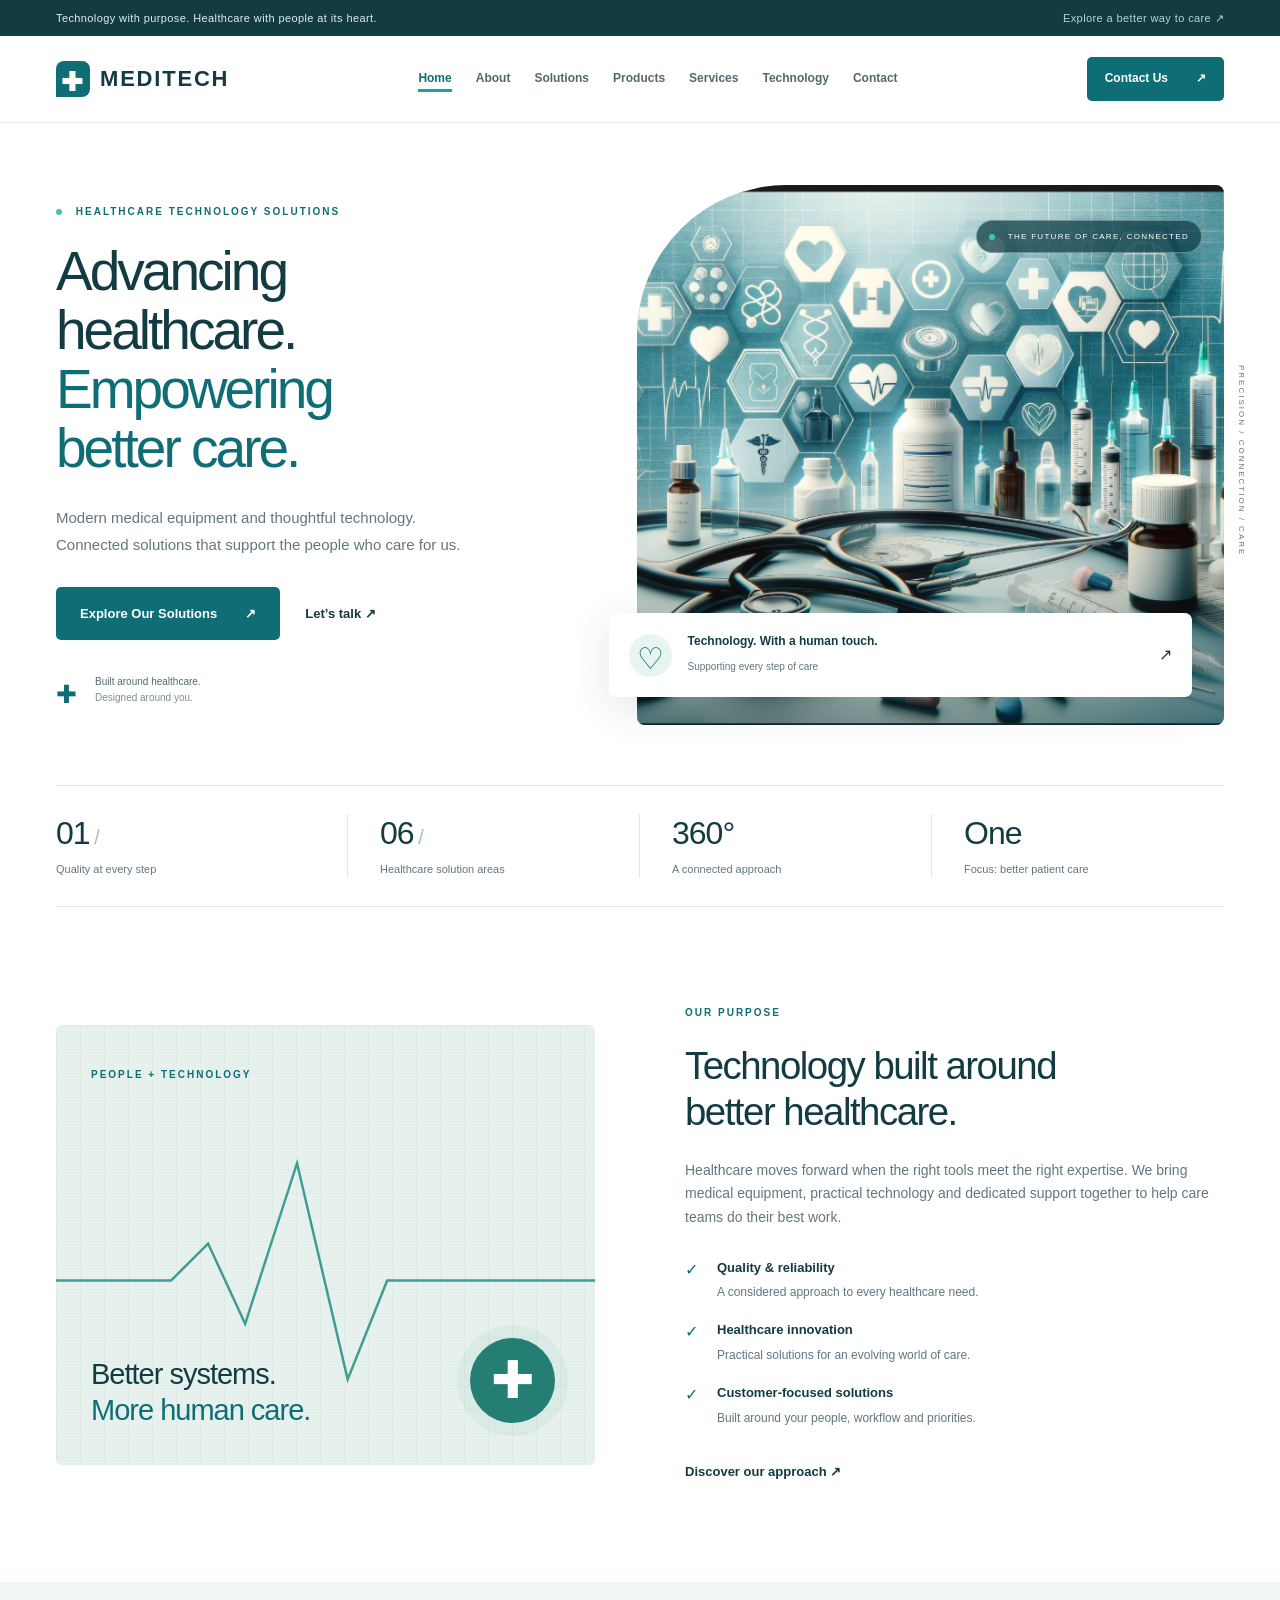
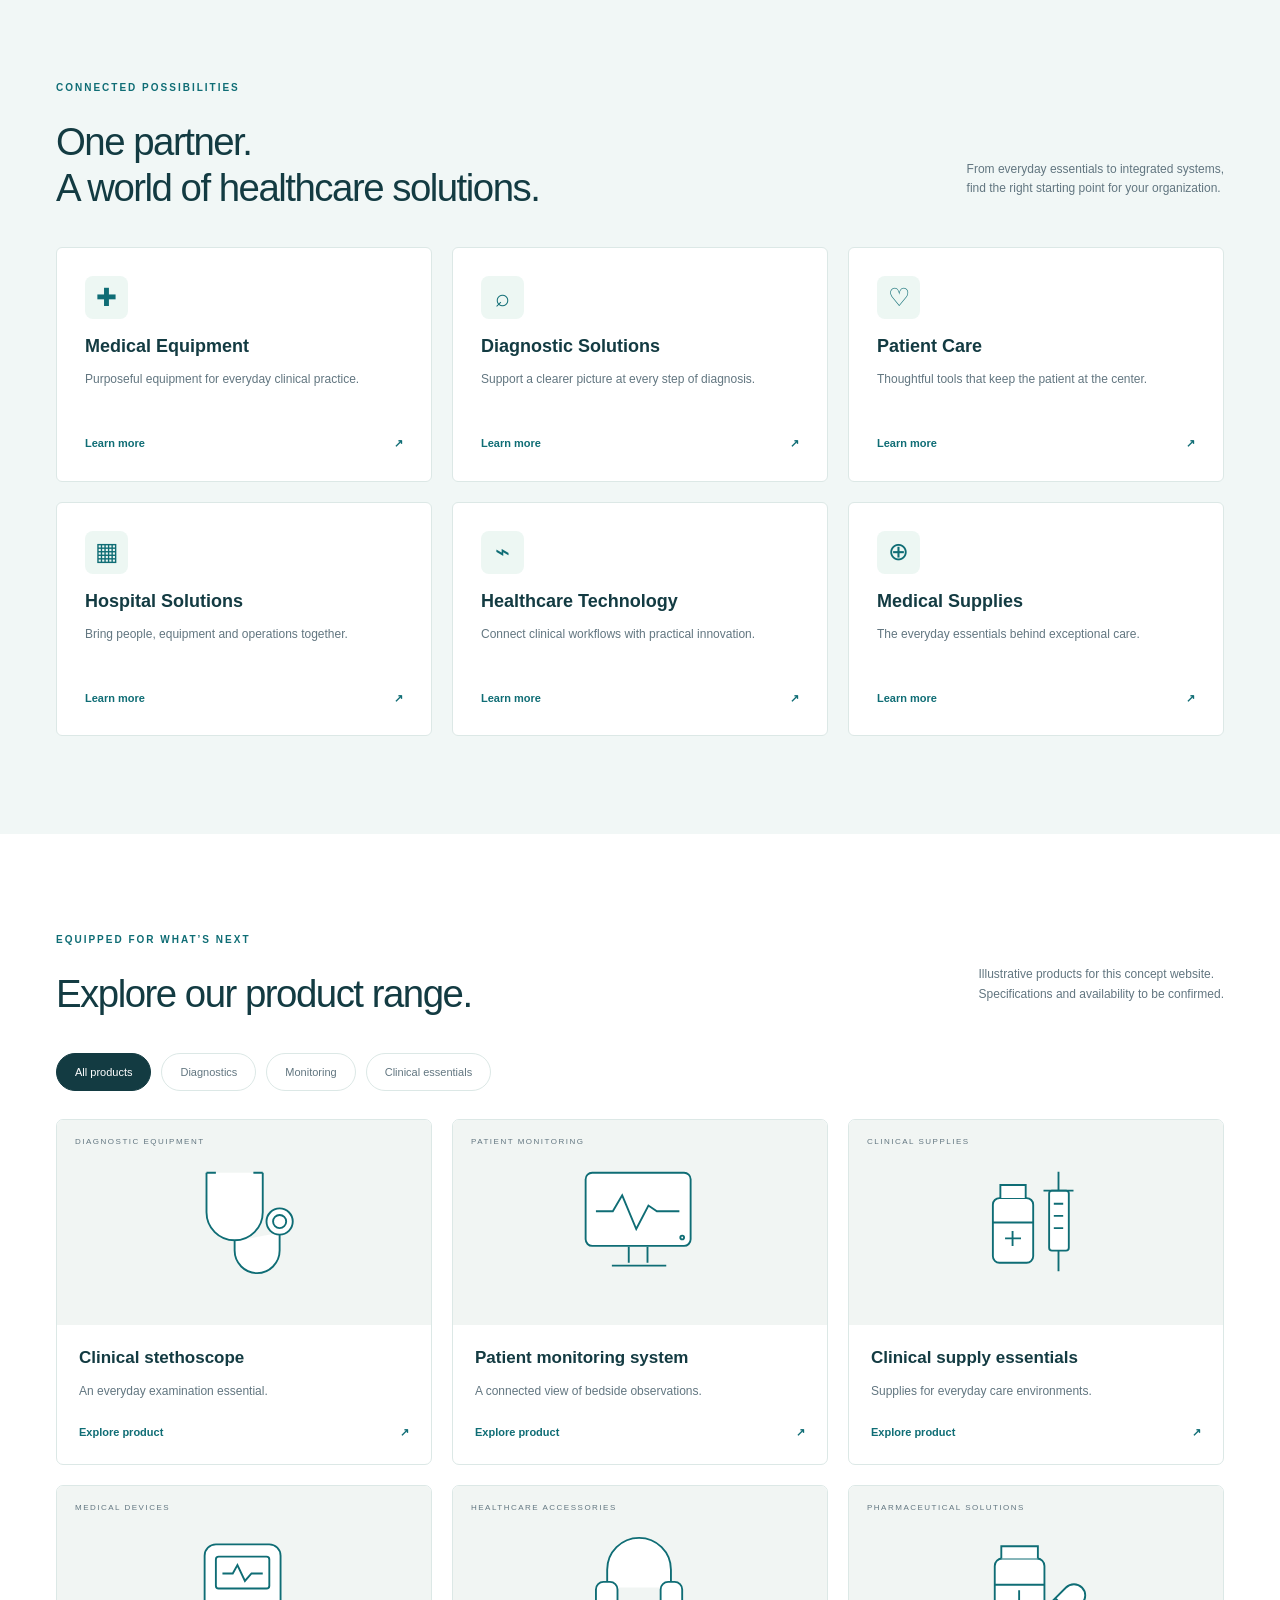
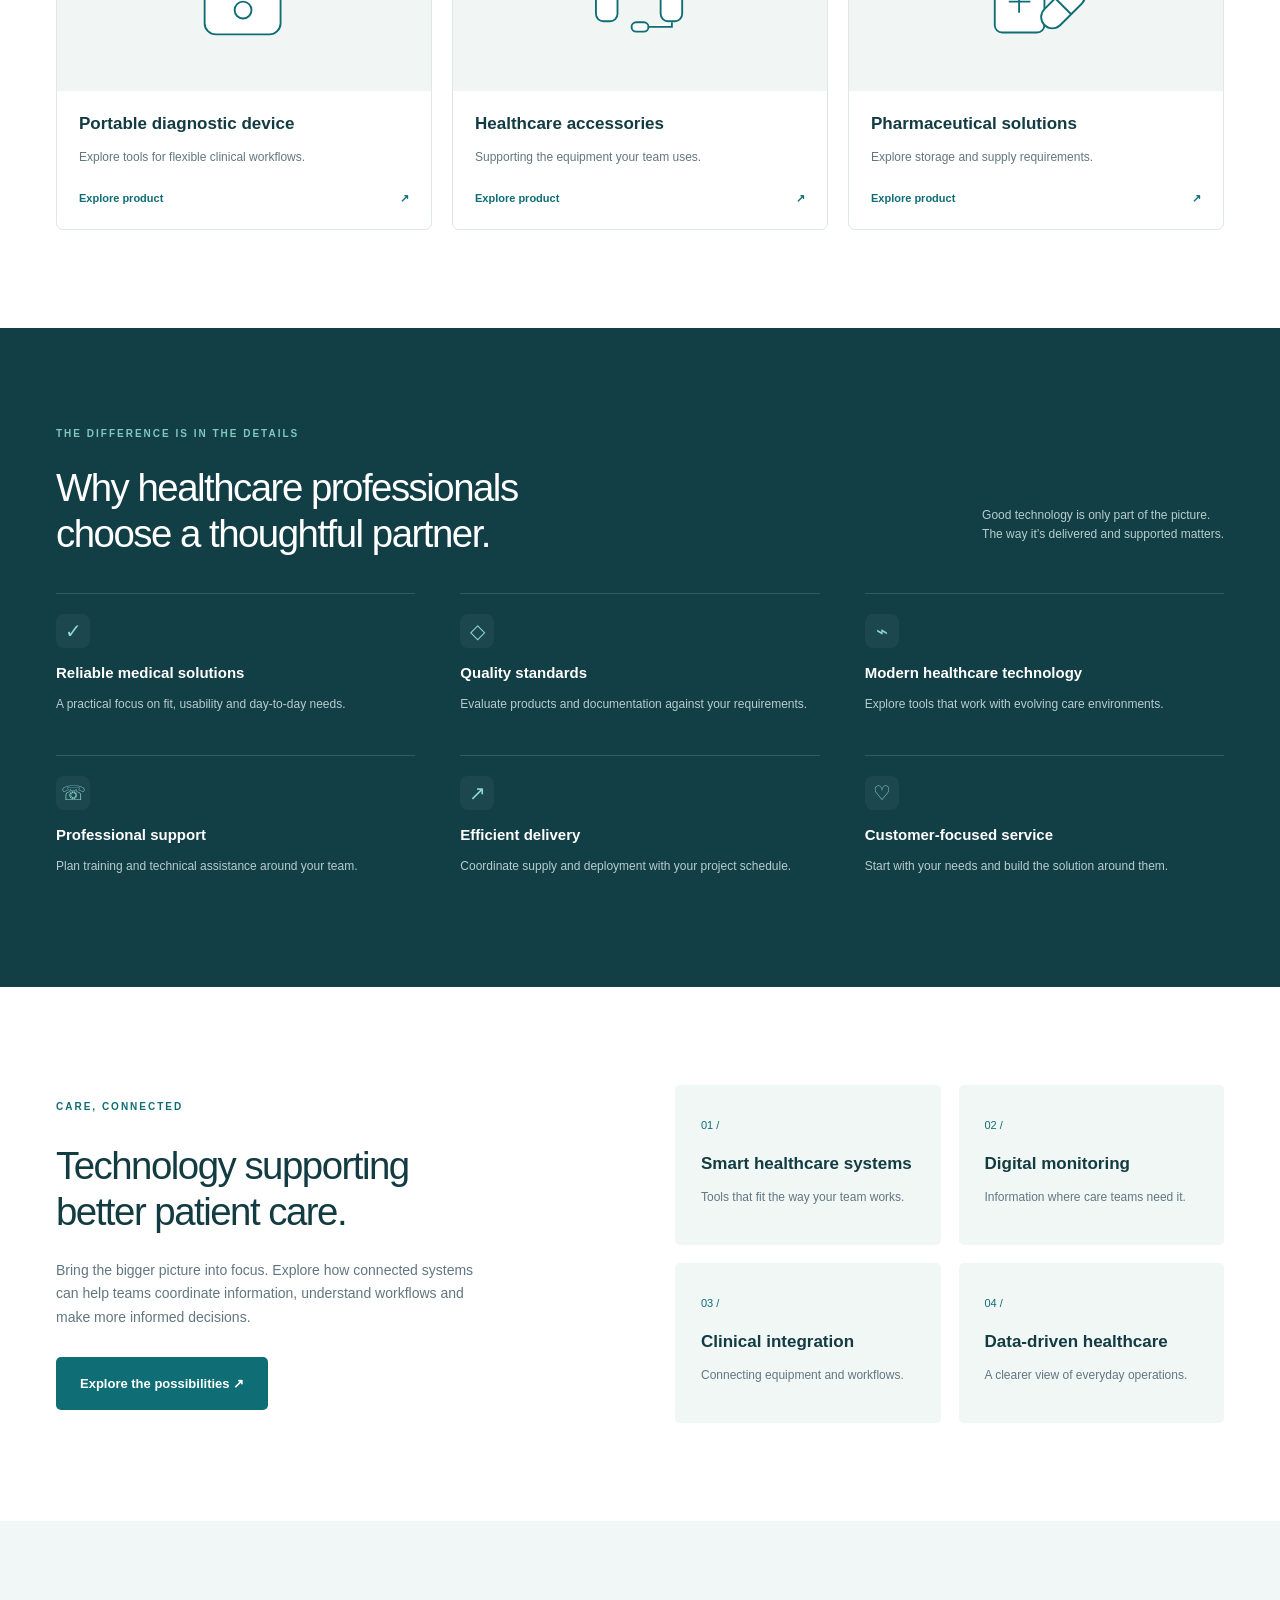
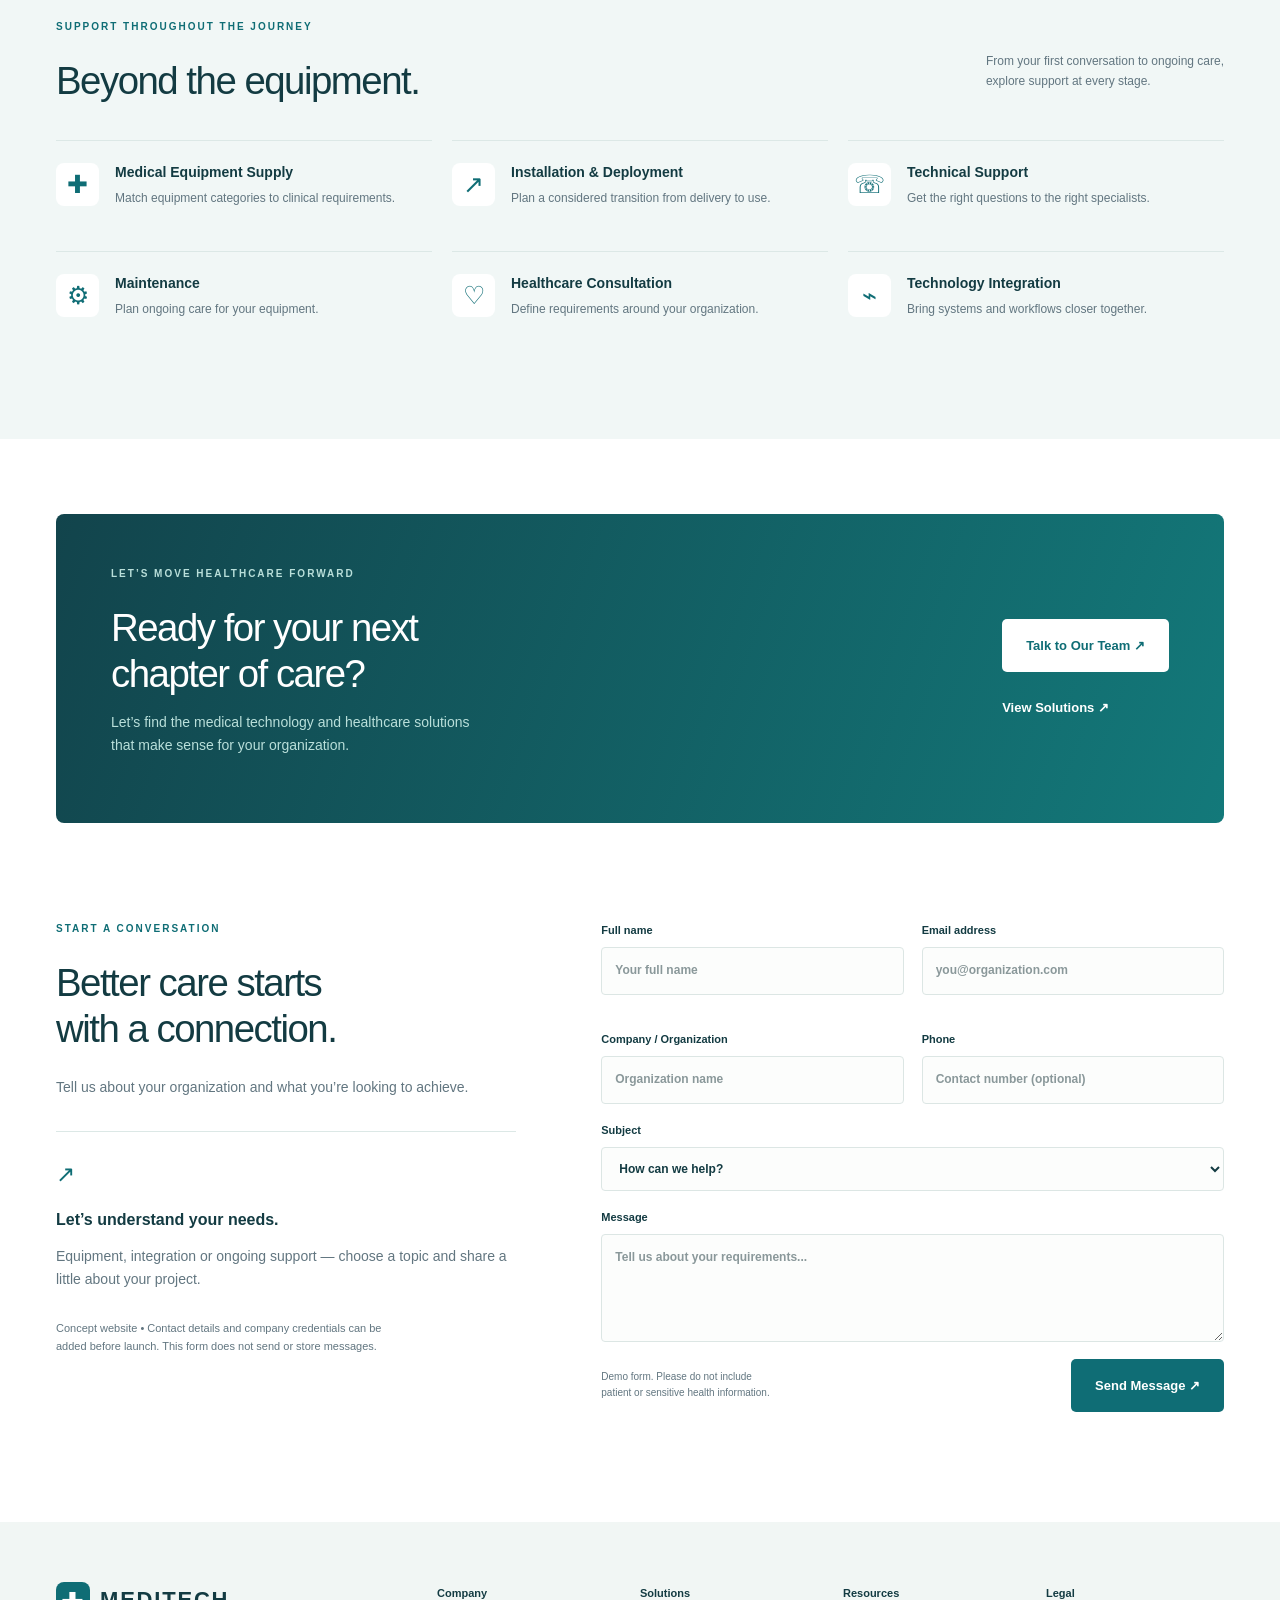
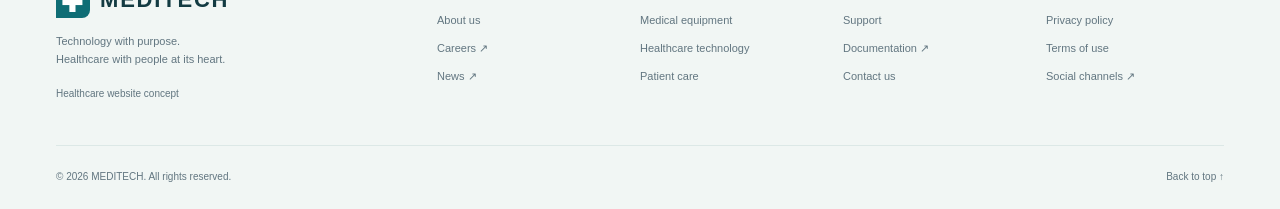
<file: index.html>
<!doctype html>
<html lang="en"><head><meta charset="utf-8"><meta name="viewport" content="width=device-width,initial-scale=1"><meta name="description" content="MEDITECH — medical equipment, healthcare technology and connected care solutions."><title>MEDITECH | Technology for better care</title><link rel="stylesheet" href="./assets/css/style.css"><script defer src="./assets/js/main.js"></script></head><body>
<a class="skip" href="#main">Skip to content</a>
<div class="topbar">Technology with purpose. Healthcare with people at its heart. <span>Explore a better way to care ↗</span></div>
<header><div class="nav wrap"><a href="#home" class="brand" aria-label="Home"><span class="brandmark">✚</span><span data-brand>MEDITECH</span></a><button class="menu" aria-expanded="false" aria-controls="navigation" aria-label="Toggle navigation">☰</button><nav id="navigation" aria-label="Main navigation"><a href="#home">Home</a><a href="#about">About</a><a href="#solutions">Solutions</a><a href="#products">Products</a><a href="#services">Services</a><a href="#technology">Technology</a><a href="#contact">Contact</a></nav><a class="button small navcta" href="#contact">Contact Us <span>↗</span></a></div></header>
<main id="main"><section id="home" class="hero wrap"><div class="hero-copy"><p class="eyebrow"><span class="dot"></span> HEALTHCARE TECHNOLOGY SOLUTIONS</p><h1>Advancing<br>healthcare.<br><em>Empowering<br>better care.</em></h1><p class="intro">Modern medical equipment and thoughtful technology. Connected solutions that support the people who care for us.</p><div class="actions"><a class="button" href="#solutions">Explore Our Solutions <span>↗</span></a><a class="textlink" href="#contact">Let’s talk <span>↗</span></a></div><div class="hero-note"><span class="tiny-cross">✚</span> Built around healthcare.<br><span>Designed around you.</span></div></div><div class="hero-art"><img src="./assets/images/medical-hero.png" alt="Stethoscope, medical supplies and healthcare symbols against a teal ECG grid" fetchpriority="high"><div class="art-label"><span class="dot"></span> THE FUTURE OF CARE, CONNECTED</div><div class="floating"><span class="pulse">♡</span><div><strong>Technology. With a human touch.</strong><small>Supporting every step of care</small></div><span>↗</span></div><div class="vertical-label">PRECISION / CONNECTION / CARE</div></div></section>
<div class="stats wrap" aria-label="Our approach"><div><strong>01<span> /</span></strong><p>Quality at every step</p></div><div><strong>06<span> /</span></strong><p>Healthcare solution areas</p></div><div><strong>360°</strong><p>A connected approach</p></div><div><strong>One</strong><p>Focus: better patient care</p></div></div>
<section id="about" class="section wrap about"><div class="about-visual"><span class="eyebrow">PEOPLE + TECHNOLOGY</span><svg viewBox="0 0 480 240" aria-hidden="true"><path d="M0 130H115L145 100L175 165L217 35L258 210L290 130H480"/></svg><div class="about-caption">Better systems.<br><strong>More human care.</strong></div><span class="orb">✚</span></div><div><p class="eyebrow">OUR PURPOSE</p><h2>Technology built around<br>better healthcare.</h2><p>Healthcare moves forward when the right tools meet the right expertise. We bring medical equipment, practical technology and dedicated support together to help care teams do their best work.</p><ul class="checklist"><li><strong>Quality & reliability</strong><span>A considered approach to every healthcare need.</span></li><li><strong>Healthcare innovation</strong><span>Practical solutions for an evolving world of care.</span></li><li><strong>Customer-focused solutions</strong><span>Built around your people, workflow and priorities.</span></li></ul><a class="textlink" href="#services">Discover our approach ↗</a></div></section>
<section id="solutions" class="section pale"><div class="wrap"><div class="section-head"><div><p class="eyebrow">CONNECTED POSSIBILITIES</p><h2>One partner.<br>A world of healthcare solutions.</h2></div><p>From everyday essentials to integrated systems,<br>find the right starting point for your organization.</p></div><div id="solution-grid" class="grid three"></div></div></section>
<section id="products" class="section wrap"><div class="section-head"><div><p class="eyebrow">EQUIPPED FOR WHAT’S NEXT</p><h2>Explore our product range.</h2></div><p>Illustrative products for this concept website.<br>Specifications and availability to be confirmed.</p></div><div class="filters" aria-label="Filter products"><button class="active" data-filter="all" aria-pressed="true">All products</button><button data-filter="diagnostics" aria-pressed="false">Diagnostics</button><button data-filter="monitoring" aria-pressed="false">Monitoring</button><button data-filter="essentials" aria-pressed="false">Clinical essentials</button></div><div id="product-grid" class="grid three" aria-live="polite"></div></section>
<section class="section dark"><div class="wrap"><div class="section-head"><div><p class="eyebrow">THE DIFFERENCE IS IN THE DETAILS</p><h2>Why healthcare professionals<br>choose a thoughtful partner.</h2></div><p>Good technology is only part of the picture.<br>The way it’s delivered and supported matters.</p></div><div id="benefit-grid" class="grid three benefits"></div></div></section>
<section id="technology" class="section wrap technology"><div><p class="eyebrow">CARE, CONNECTED</p><h2>Technology supporting<br>better patient care.</h2><p>Bring the bigger picture into focus. Explore how connected systems can help teams coordinate information, understand workflows and make more informed decisions.</p><a class="button" href="#contact">Explore the possibilities ↗</a></div><div class="tech-grid"><article><span>01 /</span><h3>Smart healthcare systems</h3><p>Tools that fit the way your team works.</p></article><article><span>02 /</span><h3>Digital monitoring</h3><p>Information where care teams need it.</p></article><article><span>03 /</span><h3>Clinical integration</h3><p>Connecting equipment and workflows.</p></article><article><span>04 /</span><h3>Data-driven healthcare</h3><p>A clearer view of everyday operations.</p></article></div></section>
<section id="services" class="section pale"><div class="wrap"><div class="section-head"><div><p class="eyebrow">SUPPORT THROUGHOUT THE JOURNEY</p><h2>Beyond the equipment.</h2></div><p>From your first conversation to ongoing care,<br>explore support at every stage.</p></div><div id="service-grid" class="grid three services"></div></div></section>
<section class="wrap cta"><div><p class="eyebrow">LET’S MOVE HEALTHCARE FORWARD</p><h2>Ready for your next<br>chapter of care?</h2><p>Let’s find the medical technology and healthcare solutions<br>that make sense for your organization.</p></div><div class="actions"><a class="button white" href="#contact">Talk to Our Team ↗</a><a class="textlink" href="#solutions">View Solutions ↗</a></div></section>
<section id="contact" class="section wrap contact"><div><p class="eyebrow">START A CONVERSATION</p><h2>Better care starts<br>with a connection.</h2><p>Tell us about your organization and what you’re looking to achieve.</p><div class="contact-note"><span>↗</span><h3>Let’s understand your needs.</h3><p>Equipment, integration or ongoing support — choose a topic and share a little about your project.</p></div><p class="demo-note">Concept website • Contact details and company credentials can be added before launch. This form does not send or store messages.</p></div><form id="contact-form"><div class="form-grid"><label>Full name <input name="name" autocomplete="name" required maxlength="120" placeholder="Your full name"></label><label>Email address <input name="email" type="email" autocomplete="email" required placeholder="you@organization.com"></label><label>Company / Organization <input name="company" autocomplete="organization" placeholder="Organization name"></label><label>Phone <input name="phone" type="tel" autocomplete="tel" placeholder="Contact number (optional)"></label></div><label>Subject <select name="subject" required><option value="">How can we help?</option>Medical equipment</option>Diagnostic solutions</option>Patient care</option>Hospital solutions</option>Healthcare technology</option>Medical supplies</option>Services & support</option>General inquiry</option></select></label><label>Message <textarea name="message" rows="4" required maxlength="5000" placeholder="Tell us about your requirements..."></textarea></label><div class="form-bottom"><small>Demo form. Please do not include<br>patient or sensitive health information.</small><button class="button" type="submit">Send Message ↗</button></div><p id="form-status" role="status"></p></form></section></main>
<footer><div class="wrap footer-grid"><div><a href="#home" class="brand"><span class="brandmark">✚</span><span data-brand>MEDITECH</span></a><p>Technology with purpose.<br>Healthcare with people at its heart.</p><small>Healthcare website concept</small></div><div><h3>Company</h3><a href="#about">About us</a><button data-info="careers">Careers ↗</button><button data-info="news">News ↗</button></div><div><h3>Solutions</h3><a href="#solutions">Medical equipment</a><a href="#technology">Healthcare technology</a><a href="#solutions">Patient care</a></div><div><h3>Resources</h3><a href="#services">Support</a><button data-info="documentation">Documentation ↗</button><a href="#contact">Contact us</a></div><div><h3>Legal</h3><button data-info="privacy">Privacy policy</button><button data-info="terms">Terms of use</button><button data-info="social">Social channels ↗</button></div></div><div class="wrap footer-bottom"><span>© <span id="year">2026</span> <span data-brand>MEDITECH</span>. All rights reserved.</span><a href="#home">Back to top ↑</a></div></footer>
<dialog id="details"><button class="close" aria-label="Close dialog">×</button><p class="eyebrow">MEDITECH / EXPLORE</p><h2 id="dialog-title"></h2><p id="dialog-copy"></p><a class="button" href="#contact" id="dialog-contact">Discuss your needs ↗</a></dialog>
</body></html>
</file>
<file: assets/css/style.css>
:root{--ink:#133b42;--teal:#0f6d75;--accent:#19a59c;--muted:#627680;--pale:#f1f7f6;--line:#dce8e6}*{box-sizing:border-box}html{scroll-behavior:smooth;scroll-padding-top:100px}body{margin:0;color:var(--ink);font-family:Inter,'Segoe UI',Arial,sans-serif;line-height:1.65;background:#fff}a{color:inherit;text-decoration:none}button,input,select,textarea{font:inherit}button,a,input,select,textarea{-webkit-tap-highlight-color:transparent}button{cursor:pointer}button:focus-visible,a:focus-visible,input:focus-visible,select:focus-visible,textarea:focus-visible{outline:3px solid #28a99b;outline-offset:4px}.wrap{max-width:1320px;width:calc(100% - 112px);margin:auto}.topbar{padding:9px 56px;background:var(--ink);color:#dceeed;font-size:11px;letter-spacing:.4px;display:flex;justify-content:space-between}.topbar span{color:#aad9d4}header{position:sticky;top:0;z-index:20;background:#ffffffed;border-bottom:1px solid #e8efee;backdrop-filter:blur(14px);transition:box-shadow .2s}header.scrolled{box-shadow:0 8px 24px #173c4210}.nav{display:flex;align-items:center;justify-content:space-between;gap:24px;min-height:86px}.brand{display:inline-flex;align-items:center;gap:10px;font-weight:800;letter-spacing:1.8px;font-size:22px}.brandmark{background:var(--teal);color:white;width:34px;height:36px;border-radius:8px 8px 8px 0;display:grid;place-items:center;font-size:26px}nav{display:flex;gap:24px}nav a{font-size:12px;color:#53696d;font-weight:600}nav a:hover,nav a.active{color:var(--teal)}nav a.active{box-shadow:0 3px var(--accent)}.button{display:inline-flex;justify-content:center;align-items:center;gap:28px;background:var(--teal);border:1px solid transparent;color:white;border-radius:5px;padding:15px 23px;font-size:13px;font-weight:600;transition:background .2s,transform .2s}.button:hover{background:#084b52;transform:translateY(-2px)}.button.small{padding:11px 17px;font-size:12px}.menu{display:none}.eyebrow{font-size:10px;font-weight:700;letter-spacing:2px;color:var(--teal);margin:0 0 22px}.dot{display:inline-block;width:6px;height:6px;background:#43c5ad;border-radius:100%;vertical-align:middle;margin-right:9px}.hero{display:grid;grid-template-columns:1fr 1.12fr;gap:56px;align-items:center;padding-top:62px;padding-bottom:60px}h1{font-size:clamp(44px,4.3vw,66px);font-weight:500;line-height:1.07;letter-spacing:-3px;margin:0 0 26px}h1 em{font-style:normal;color:var(--teal)}.intro{max-width:405px;color:var(--muted);font-size:15px;line-height:1.8}.actions{display:flex;align-items:center;gap:25px;margin-top:29px}.textlink{font-size:13px;font-weight:600;display:inline-block}.textlink:hover{color:var(--accent)}.hero-note{margin-top:34px;font-size:10px;line-height:1.6;color:#506c70;padding-left:39px;position:relative}.hero-note span:last-child{color:#7a8e90}.tiny-cross{position:absolute;left:0;top:0;color:var(--teal);font-size:25px}.hero-art{position:relative;height:540px;border-radius:150px 8px 8px 8px;background:#b8d6d2;padding:0 0 0;isolation:isolate}.hero-art:after{content:'';position:absolute;inset:0;background:linear-gradient(0deg,#073b4c6b,transparent 45%);border-radius:inherit;z-index:-1}.hero-art img{width:100%;height:100%;object-fit:cover;object-position:53% center;border-radius:inherit;position:relative;z-index:-2}.art-label{position:absolute;top:35px;right:22px;background:#103f48bd;color:white;border:1px solid #ffffff50;padding:9px 12px;border-radius:30px;font-size:8px;letter-spacing:1.3px}.floating{position:absolute;bottom:28px;left:-28px;right:32px;display:flex;align-items:center;gap:16px;background:#fff;padding:19px 20px;border-radius:7px;box-shadow:0 10px 40px #123e4220}.floating strong{font-size:12px;display:block}.floating small{font-size:10px;color:var(--muted)}.floating>span:last-child{margin-left:auto}.pulse{background:#e7f5f1;color:var(--teal);border-radius:50%;font-size:30px;width:43px;height:43px;display:grid;place-items:center}.vertical-label{position:absolute;right:-24px;top:180px;writing-mode:vertical-rl;letter-spacing:2px;font-size:8px;color:var(--muted)}.stats{border-top:1px solid var(--line);border-bottom:1px solid var(--line);display:grid;grid-template-columns:repeat(4,1fr);padding:28px 0}.stats>div{padding:0 32px;border-right:1px solid var(--line)}.stats>div:first-child{padding-left:0}.stats>div:last-child{border:0}.stats strong{font-size:32px;line-height:1.2;font-weight:500;letter-spacing:-1px}.stats strong span{font-size:20px;color:#a0c2bd}.stats p{font-size:11px;color:var(--muted);margin:7px 0 0}.section{padding-top:98px;padding-bottom:98px}h2{font-size:clamp(29px,3vw,42px);line-height:1.2;letter-spacing:-1.5px;font-weight:500;margin:0 0 24px}p{color:var(--muted);font-size:14px}h3{font-size:18px;line-height:1.35;font-weight:600;margin:15px 0 10px}.about{display:grid;grid-template-columns:1fr 1fr;gap:90px;align-items:center}.about-visual{height:440px;background:#e6f1ed;border-radius:6px;padding:35px;position:relative;overflow:hidden;background-image:linear-gradient(#cdded54d 1px,transparent 1px),linear-gradient(90deg,#cdded54d 1px,transparent 1px);background-size:24px 24px}.about-visual svg{position:absolute;width:110%;left:-5%;top:95px;stroke:#409c92;stroke-width:2;fill:none}.about-caption{position:absolute;bottom:36px;font-size:29px;letter-spacing:-1px;line-height:1.25}.about-caption strong{font-weight:500;color:var(--teal)}.orb{position:absolute;right:40px;bottom:42px;font-size:52px;color:#fff;background:#247e74;border-radius:50%;width:85px;height:85px;display:grid;place-items:center;box-shadow:0 0 0 13px #247e7410}.checklist{list-style:none;padding:0;margin:28px 0}.checklist li{padding-left:32px;position:relative;margin:15px 0}.checklist li:before{content:'✓';position:absolute;left:0;color:var(--teal)}.checklist strong{display:block;font-size:13px}.checklist span{font-size:12px;color:var(--muted)}.pale{background:var(--pale)}.section-head{display:flex;justify-content:space-between;gap:30px;align-items:flex-end;margin-bottom:36px}.section-head h2{margin-bottom:0}.section-head>p{font-size:12px;max-width:360px}.grid{display:grid;gap:20px}.three{grid-template-columns:repeat(3,1fr)}.solution{background:#fff;border:1px solid var(--line);border-radius:6px;padding:28px;transition:transform .2s,box-shadow .2s}.solution:hover{transform:translateY(-4px);box-shadow:0 15px 24px #153d4209}.icon{display:grid;place-items:center;width:43px;height:43px;background:#edf7f3;color:var(--teal);border-radius:8px;font-size:25px}.solution p{font-size:12px;min-height:42px}.learn{border:0;padding:10px 0 0;background:none;color:var(--teal);font-size:11px;font-weight:700;display:flex;justify-content:space-between;width:100%}.filters{display:flex;gap:10px;flex-wrap:wrap;margin-bottom:28px}.filters button{border:1px solid var(--line);background:#fff;padding:9px 18px;border-radius:30px;color:var(--muted);font-size:11px}.filters button.active{background:var(--ink);color:white;border-color:var(--ink)}.product{border:1px solid var(--line);border-radius:7px;overflow:hidden}.product-art{height:205px;background:#f1f5f3;display:grid;place-items:center;position:relative}.product-art svg{width:150px;height:140px;stroke:var(--teal);stroke-width:2;fill:#fff}.product-art small{position:absolute;top:15px;left:18px;font-size:8px;letter-spacing:1.5px;color:var(--muted)}.product-body{padding:22px}.product h3{font-size:17px;margin:0}.product p{font-size:12px}.dark{background:#123e45;color:white}.dark .eyebrow{color:#80c8bf}.dark p{color:#b8cdcd}.benefits{gap:28px 45px}.benefits article{border-top:1px solid #ffffff25;padding-top:20px}.benefits h3{font-size:15px}.benefits p{font-size:12px}.benefits .icon{background:#ffffff0c;color:#8bd8ce;width:34px;height:34px;font-size:20px}.technology{display:grid;grid-template-columns:1fr 1fr;gap:70px;align-items:center}.technology>div>p{max-width:430px;margin-bottom:28px}.tech-grid{display:grid;grid-template-columns:1fr 1fr;gap:18px}.tech-grid article{background:#f1f7f5;border-radius:5px;padding:26px}.tech-grid span{font-size:11px;color:var(--teal)}.tech-grid h3{font-size:17px}.tech-grid p{font-size:12px}.services article{display:flex;gap:16px;padding:22px 0;border-top:1px solid var(--line)}.services h3{font-size:14px;margin:0 0 7px}.services p{font-size:12px;margin:0}.services .icon{flex-shrink:0;background:#fff}.cta{margin-top:75px;border-radius:8px;background:linear-gradient(110deg,#12444c,#13797a);padding:52px 55px;color:white;display:flex;align-items:center;justify-content:space-between;gap:30px}.cta .eyebrow,.cta p{color:#b9dfda}.cta h2{margin-bottom:14px}.cta .actions{display:flex;flex-direction:column;align-items:flex-start;margin:0}.white{background:white;color:var(--teal)}.white:hover{background:#e3f4f1}.contact{display:grid;grid-template-columns:.85fr 1.15fr;gap:85px}.contact-note{border-top:1px solid var(--line);margin-top:32px;padding-top:24px}.contact-note>span{color:var(--teal);font-size:23px}.contact-note h3{font-size:16px}.contact .demo-note{font-size:11px;max-width:330px;margin-top:28px}.form-grid{display:grid;grid-template-columns:1fr 1fr;gap:18px}label{display:block;font-size:11px;font-weight:600;margin-bottom:17px}input,select,textarea{display:block;width:100%;border:1px solid #dce6e4;padding:13px;background:#fcfdfc;border-radius:4px;color:var(--ink);margin-top:8px;font-size:12px}textarea{resize:vertical}input::placeholder,textarea::placeholder{color:#8a989a}.form-bottom{display:flex;justify-content:space-between;align-items:center;gap:20px}.form-bottom small{font-size:10px;color:var(--muted)}#form-status{font-size:12px;color:var(--teal)}footer{background:#f1f6f4;padding:60px 0 0}.footer-grid{display:grid;grid-template-columns:2fr repeat(4,1fr);gap:25px}.footer-grid h3{font-size:11px;margin-top:4px}.footer-grid p{font-size:11px}.footer-grid small{font-size:10px;color:var(--muted)}.footer-grid>div>a:not(.brand),.footer-grid button{display:block;margin:10px 0;font-size:11px;color:var(--muted);border:0;background:none;padding:0;text-align:left}.footer-bottom{display:flex;justify-content:space-between;border-top:1px solid var(--line);margin-top:40px;padding:23px 0;font-size:10px;color:var(--muted)}dialog{max-width:540px;width:calc(100% - 36px);border:1px solid var(--line);border-radius:10px;padding:40px;color:var(--ink);box-shadow:0 25px 90px #0003}dialog::backdrop{background:#062f3bbc;backdrop-filter:blur(3px)}dialog h2{font-size:29px}.close{position:absolute;right:15px;top:9px;background:none;border:0;color:var(--ink);font-size:28px}.skip{position:fixed;top:-80px;left:20px;background:white;padding:10px;z-index:50}.skip:focus{top:10px}.reveal{animation:reveal .6s ease-out}@keyframes reveal{from{opacity:.6;transform:translateY(10px)}to{opacity:1;transform:none}}@media(min-width:1600px){.hero{padding-top:80px;padding-bottom:80px}.hero-art{height:610px}}@media(max-width:1150px){.wrap{width:calc(100% - 64px)}nav{gap:15px}.navcta{display:none}.hero{gap:35px}.hero-art{height:500px}.about,.contact{gap:45px}.topbar{padding-left:32px;padding-right:32px}.technology{gap:35px}}@media(max-width:900px){.nav{min-height:72px}.menu{display:block;border:1px solid var(--line);background:white;border-radius:4px;padding:6px 12px;font-size:21px;color:var(--ink)}nav{display:none;position:absolute;top:72px;left:0;right:0;background:white;padding:20px 32px;box-shadow:0 10px 20px #0001}nav.open{display:grid;grid-template-columns:1fr 1fr;gap:20px}nav a{padding:6px}.hero{gap:30px}h1{font-size:47px}.hero-art{height:450px}.floating{left:-15px;right:15px;padding:12px}.floating strong{font-size:10px}.floating small{font-size:9px}.art-label{top:25px;right:10px;font-size:6px}.three{grid-template-columns:repeat(2,1fr)}.section{padding-top:70px;padding-bottom:70px}.about,.technology,.contact{grid-template-columns:1fr;gap:35px}.about-visual{height:330px}.about-visual svg{top:30px}.technology>div>p{max-width:600px}.footer-grid{grid-template-columns:2fr 1fr 1fr}.cta{padding:40px}.topbar span{display:none}}@media(max-width:600px){.wrap{width:calc(100% - 40px)}.topbar{padding:8px 20px;font-size:8px}.brand{font-size:19px}.hero{grid-template-columns:1fr;padding-top:38px;padding-bottom:40px;gap:36px}.hero .eyebrow{font-size:8px;letter-spacing:1.5px}h1{font-size:49px;letter-spacing:-2.5px}h1 br:nth-of-type(3){display:none}.intro{font-size:14px}.hero-art{height:380px;border-top-left-radius:100px;margin-left:12px;margin-right:8px}.floating{left:-12px;bottom:22px;padding:16px}.floating strong{font-size:11px}.art-label{font-size:7px;top:30px;right:15px}.hero-note{margin-top:23px}.vertical-label{right:-19px}.stats{grid-template-columns:1fr 1fr;gap:24px 0;padding:25px 0}.stats>div{padding:0 18px}.stats>div:nth-child(3){padding-left:0}.stats>div:nth-child(2){border:0}.stats strong{font-size:27px}.stats p{font-size:10px}.section{padding-top:56px;padding-bottom:56px}.section-head{display:block;margin-bottom:26px}.section-head>p{margin-top:20px}.three{grid-template-columns:1fr}.solution p{min-height:0}.about-visual{height:310px;padding:24px}.about-caption{font-size:25px}.orb{right:25px;bottom:45px;width:60px;height:60px;font-size:35px}.tech-grid{gap:12px}.tech-grid article{padding:20px}.tech-grid h3{font-size:15px}.cta{display:block;padding:32px 26px;margin-top:45px}.cta .actions{flex-direction:row;align-items:center;gap:17px;margin-top:28px}.cta .textlink{font-size:11px}.cta p br{display:none}.form-grid{grid-template-columns:1fr;gap:0}.form-bottom{align-items:flex-start;flex-direction:column}.footer-grid{grid-template-columns:1fr 1fr;gap:24px}.footer-grid>div:first-child{grid-column:1/-1}.footer-bottom{gap:20px;font-size:9px}.button{padding:14px 17px;font-size:12px;gap:14px}.actions{gap:20px}.contact{gap:28px}.filters{gap:7px}.filters button{font-size:10px;padding:8px 13px}}@media(prefers-reduced-motion:reduce){html{scroll-behavior:auto}*,*:before,*:after{animation:none!important;transition:none!important}}
[hidden]{display:none!important}
</file>
